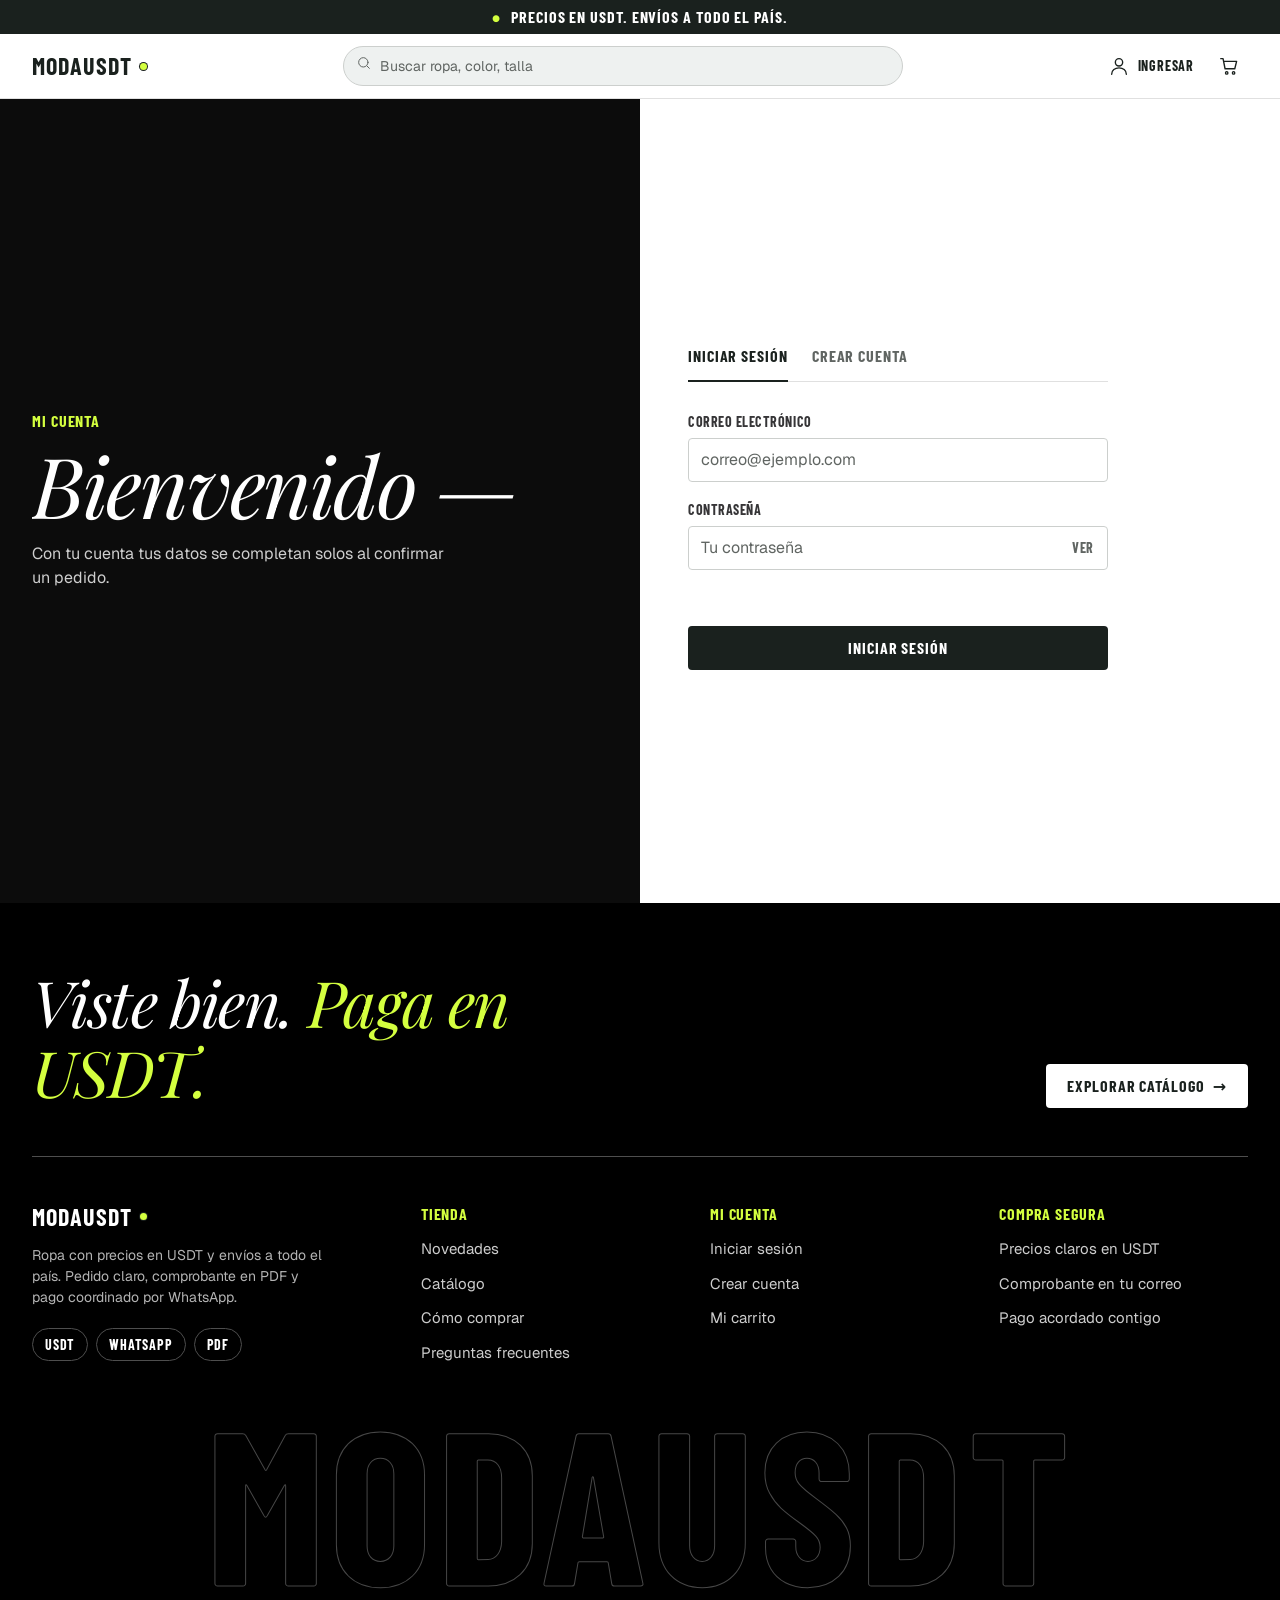
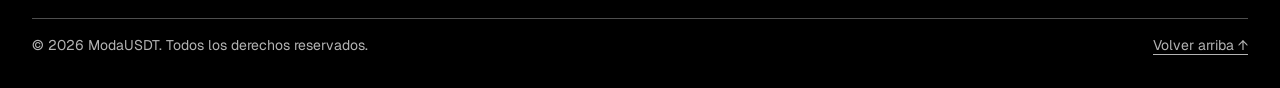
<file: public/acceso.html>
<!DOCTYPE html>
<html lang="es">
<head>
    <meta charset="UTF-8">
    <meta name="viewport" content="width=device-width, initial-scale=1.0">
    <title>Acceso — ModaUSDT</title>
    <link rel="icon" href="data:image/svg+xml,%3Csvg xmlns='http://www.w3.org/2000/svg' viewBox='0 0 32 32'%3E%3Crect width='32' height='32' rx='4' fill='%231a211e'/%3E%3Ctext x='16' y='23' text-anchor='middle' font-family='Arial' font-weight='700' font-size='20' fill='white'%3EM%3C/text%3E%3C/svg%3E">
    <link rel="preconnect" href="https://fonts.googleapis.com">
    <link rel="preconnect" href="https://fonts.gstatic.com" crossorigin>
    <link href="https://fonts.googleapis.com/css2?family=Barlow+Condensed:wght@700&family=Geist:wght@400;600;700&family=Geist+Mono:wght@400&family=Playfair+Display:ital,wght@1,400&display=swap" rel="stylesheet">
    <link rel="stylesheet" href="css/styles.css">
</head>
<body data-page="acceso">

    <div id="site-header"></div>

    <main class="auth">
        <section class="auth-panel dark" aria-labelledby="auth-title">
            <p class="label label-lg">Mi cuenta</p>
            <h1 class="display" id="auth-title">Bienvenido —</h1>
            <p class="lead">Con tu cuenta tus datos se completan solos al confirmar un pedido.</p>
        </section>

        <section class="auth-main">
            <div class="auth-box">

                <!-- Visitante: login / registro -->
                <div id="auth-guest">
                    <div class="tabs" role="tablist" aria-label="Acceso">
                        <button class="tab" type="button" role="tab" id="tab-login" aria-selected="true" aria-controls="form-login">Iniciar sesión</button>
                        <button class="tab" type="button" role="tab" id="tab-registro" aria-selected="false" aria-controls="form-registro">Crear cuenta</button>
                    </div>

                    <form id="form-login" role="tabpanel" aria-labelledby="tab-login" novalidate>
                        <div class="field">
                            <label class="label" for="login-correo">Correo electrónico</label>
                            <input class="input" type="email" id="login-correo" autocomplete="email" required placeholder="correo@ejemplo.com">
                        </div>
                        <div class="field">
                            <label class="label" for="login-clave">Contraseña</label>
                            <input class="input" type="password" id="login-clave" autocomplete="current-password" required placeholder="Tu contraseña">
                        </div>
                        <p class="form-msg" id="login-msg" role="alert"></p>
                        <button class="btn btn-solid btn-block" type="submit" id="btn-login">Iniciar sesión</button>
                    </form>

                    <form id="form-registro" role="tabpanel" aria-labelledby="tab-registro" hidden novalidate>
                        <div class="field">
                            <label class="label" for="reg-nombre">Nombre completo</label>
                            <input class="input" type="text" id="reg-nombre" autocomplete="name" required placeholder="Ej. Juan Pérez">
                        </div>
                        <div class="field">
                            <label class="label" for="reg-correo">Correo electrónico</label>
                            <input class="input" type="email" id="reg-correo" autocomplete="email" required placeholder="correo@ejemplo.com">
                        </div>
                        <div class="field">
                            <label class="label" for="reg-clave">Contraseña</label>
                            <input class="input" type="password" id="reg-clave" autocomplete="new-password" required minlength="6" placeholder="Mínimo 6 caracteres">
                        </div>
                        <p class="form-msg" id="reg-msg" role="alert"></p>
                        <button class="btn btn-solid btn-block" type="submit" id="btn-registro">Crear cuenta</button>
                    </form>
                </div>

                <!-- Usuario con sesión iniciada -->
                <div id="auth-user" hidden>
                    <div class="account-card">
                        <p class="label muted">Sesión iniciada</p>
                        <h2 class="h-md" id="user-name"></h2>
                        <p class="muted" id="user-email"></p>
                        <div class="account-actions">
                            <a class="btn btn-solid" id="user-admin" href="admin.html" hidden>Ir al panel de administración</a>
                            <a class="btn btn-outline" href="index.html#catalogo">Seguir comprando</a>
                            <button class="btn btn-ghost" type="button" id="btn-logout">Cerrar sesión</button>
                        </div>
                    </div>
                </div>

            </div>
        </section>
    </main>

    <div id="site-footer"></div>

    <script src="js/script.js"></script>
</body>
</html>
</file>
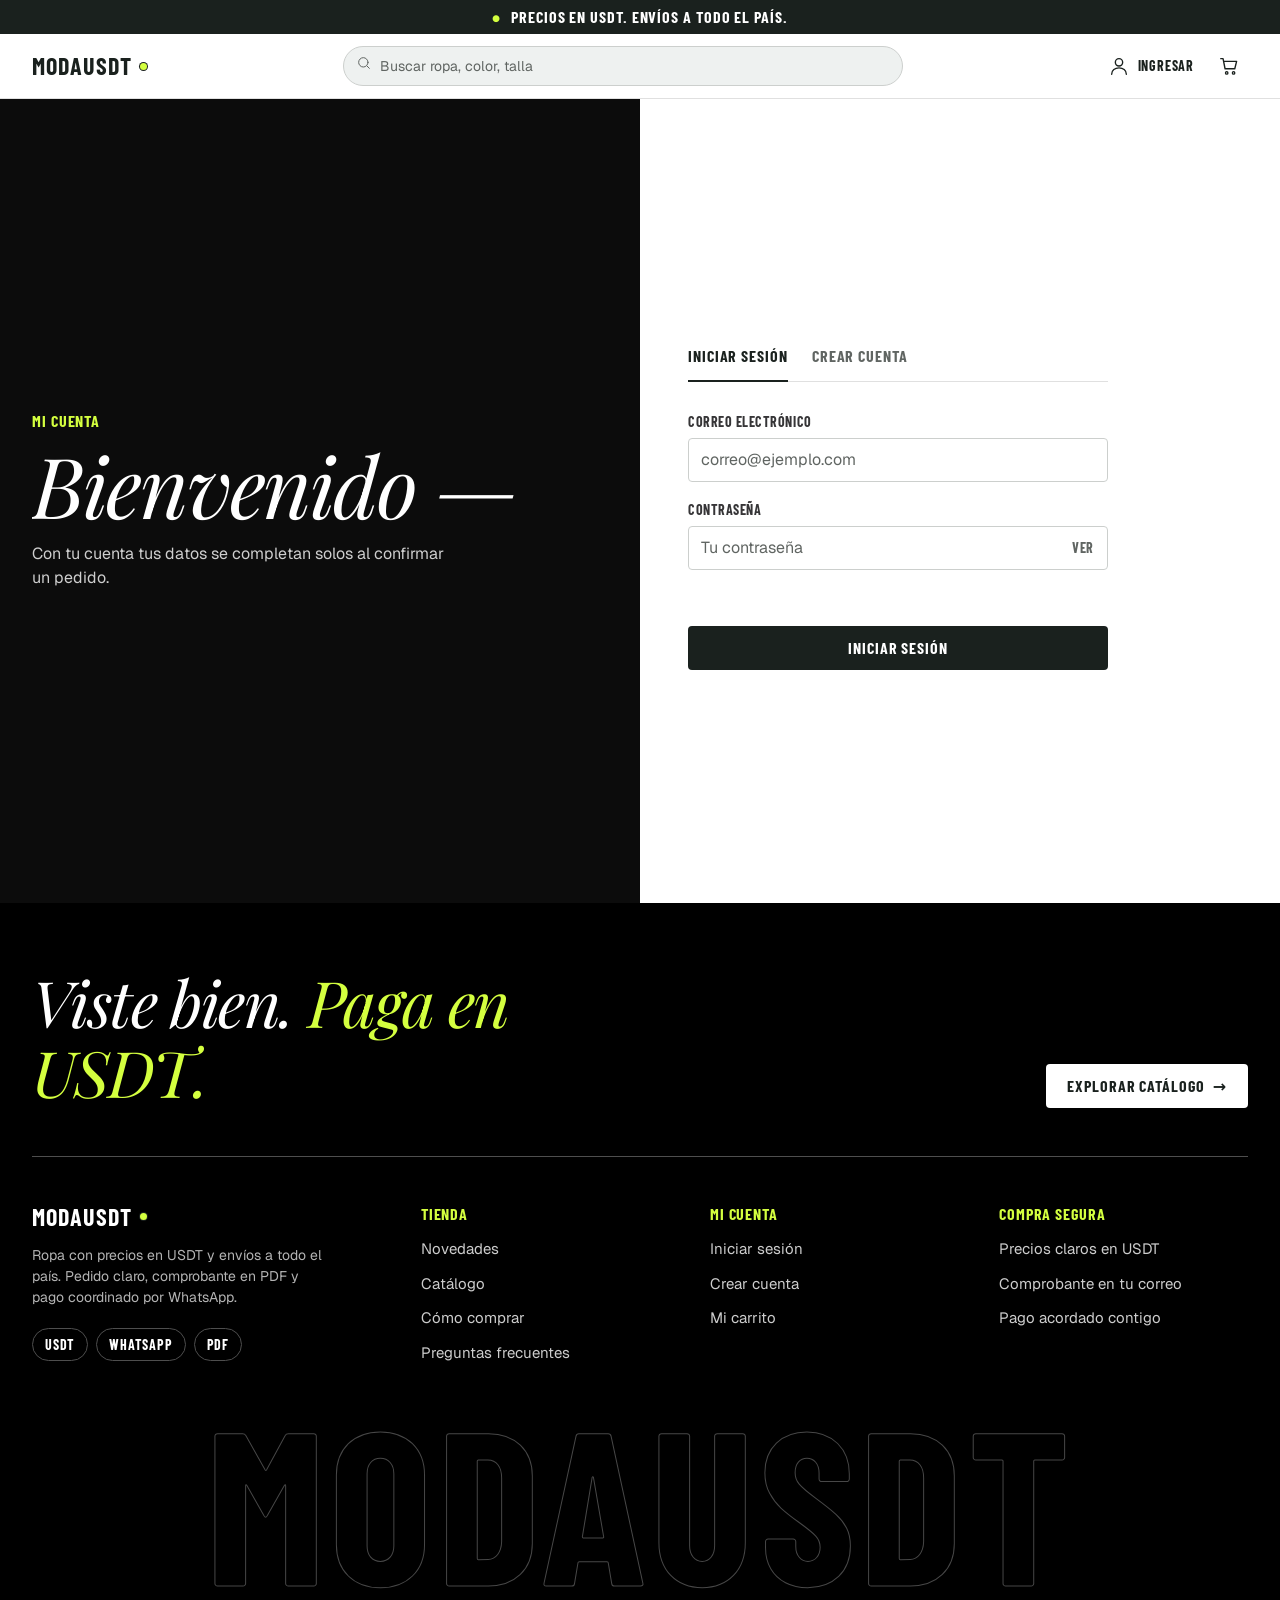
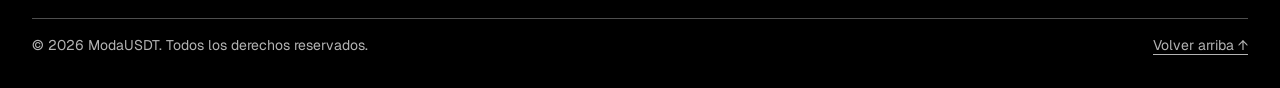
<file: public/admin.html>
<!DOCTYPE html>
<html lang="es">
<head>
    <meta charset="UTF-8">
    <meta name="viewport" content="width=device-width, initial-scale=1.0">
    <meta name="robots" content="noindex">
    <title>Administración — ModaUSDT</title>
    <link rel="icon" href="data:image/svg+xml,%3Csvg xmlns='http://www.w3.org/2000/svg' viewBox='0 0 32 32'%3E%3Crect width='32' height='32' rx='4' fill='%231a211e'/%3E%3Ctext x='16' y='23' text-anchor='middle' font-family='Arial' font-weight='700' font-size='20' fill='white'%3EM%3C/text%3E%3C/svg%3E">
    <link rel="preconnect" href="https://fonts.googleapis.com">
    <link rel="preconnect" href="https://fonts.gstatic.com" crossorigin>
    <link href="https://fonts.googleapis.com/css2?family=Barlow+Condensed:wght@700&family=Geist:wght@400;600;700&family=Geist+Mono:wght@400&family=Playfair+Display:ital,wght@1,400&display=swap" rel="stylesheet">
    <link rel="stylesheet" href="css/styles.css">
</head>
<body data-page="admin">

    <div id="site-header"></div>

    <main>
        <div class="container page">
            <div class="section-head">
                <h1 class="h-lg">Inventario —</h1>
                <button class="btn btn-solid" type="button" id="btn-nuevo">Crear producto</button>
            </div>

            <div class="admin-bar">
                <div class="search">
                    <span class="search-icon" id="admin-search-icon"></span>
                    <label class="sr-only" for="admin-busqueda">Buscar en el inventario</label>
                    <input type="text" id="admin-busqueda" autocomplete="off" placeholder="Buscar por nombre, color o talla">
                </div>
                <div style="display:flex;align-items:center;gap:16px">
                    <p class="mono muted" id="admin-count" aria-live="polite"></p>
                    <label class="sr-only" for="admin-categoria">Filtrar por categoría</label>
                    <select class="select select-sm" id="admin-categoria">
                        <option value="">Todas las categorías</option>
                    </select>
                </div>
            </div>

            <div class="table-wrap">
                <table class="data-table">
                    <thead>
                        <tr>
                            <th scope="col">Imagen</th>
                            <th scope="col">Producto</th>
                            <th scope="col">Categoría</th>
                            <th scope="col">Precio (USDT)</th>
                            <th scope="col">Color / Talla</th>
                            <th scope="col">Estado</th>
                            <th scope="col">Acciones</th>
                        </tr>
                    </thead>
                    <tbody id="tabla-body">
                        <tr><td colspan="7" class="table-empty">Cargando inventario...</td></tr>
                    </tbody>
                </table>
            </div>
        </div>
    </main>

    <!-- Crear / editar producto -->
    <div class="modal" id="modal-producto" role="dialog" aria-modal="true" aria-labelledby="modal-prod-title">
        <div class="modal-content wide">
            <button class="modal-close" type="button" data-close-modal aria-label="Cerrar"><span id="admin-close-icon"></span></button>
            <h2 class="h-md" id="modal-prod-title">Crear producto</h2>
            <p class="muted small">Los campos marcados con * son obligatorios.</p>

            <form id="form-producto" novalidate>
                <input type="hidden" id="prod-id">

                <div class="field">
                    <label class="label" for="prod-nombre">Nombre *</label>
                    <input class="input" type="text" id="prod-nombre" required placeholder="Ej. Franela oversize de algodón">
                </div>

                <div class="field-row">
                    <div class="field">
                        <label class="label" for="prod-precio">Precio (USDT) *</label>
                        <input class="input" type="number" id="prod-precio" step="0.01" min="0.01" required placeholder="15.00">
                    </div>
                    <div class="field">
                        <label class="label" for="prod-categoria">Categoría *</label>
                        <select class="select" id="prod-categoria" required></select>
                    </div>
                </div>

                <div class="field-row">
                    <div class="field">
                        <label class="label" for="prod-color">Color *</label>
                        <input class="input" type="text" id="prod-color" required placeholder="Ej. Negro">
                    </div>
                    <div class="field">
                        <label class="label" for="prod-talla">Talla *</label>
                        <input class="input" type="text" id="prod-talla" required placeholder="Ej. M">
                    </div>
                </div>

                <div class="field">
                    <label class="label" for="prod-imagen">URL de la imagen</label>
                    <input class="input" type="url" id="prod-imagen" placeholder="https://ejemplo.com/imagen.jpg">
                </div>

                <div class="field">
                    <label class="label" for="prod-descripcion">Descripción</label>
                    <textarea class="textarea" id="prod-descripcion" rows="3" placeholder="Detalles de la prenda"></textarea>
                </div>

                <div class="field">
                    <label class="label" for="prod-estado">Estado</label>
                    <select class="select" id="prod-estado">
                        <option value="1">Disponible</option>
                        <option value="0">Agotado (oculto en la tienda)</option>
                    </select>
                </div>

                <p class="form-msg" id="prod-msg" role="alert"></p>
                <button class="btn btn-solid btn-block" type="submit" id="btn-guardar">Guardar producto</button>
            </form>
        </div>
    </div>

    <div id="site-footer"></div>


    <script src="js/script.js"></script>
</body>
</html>
</file>
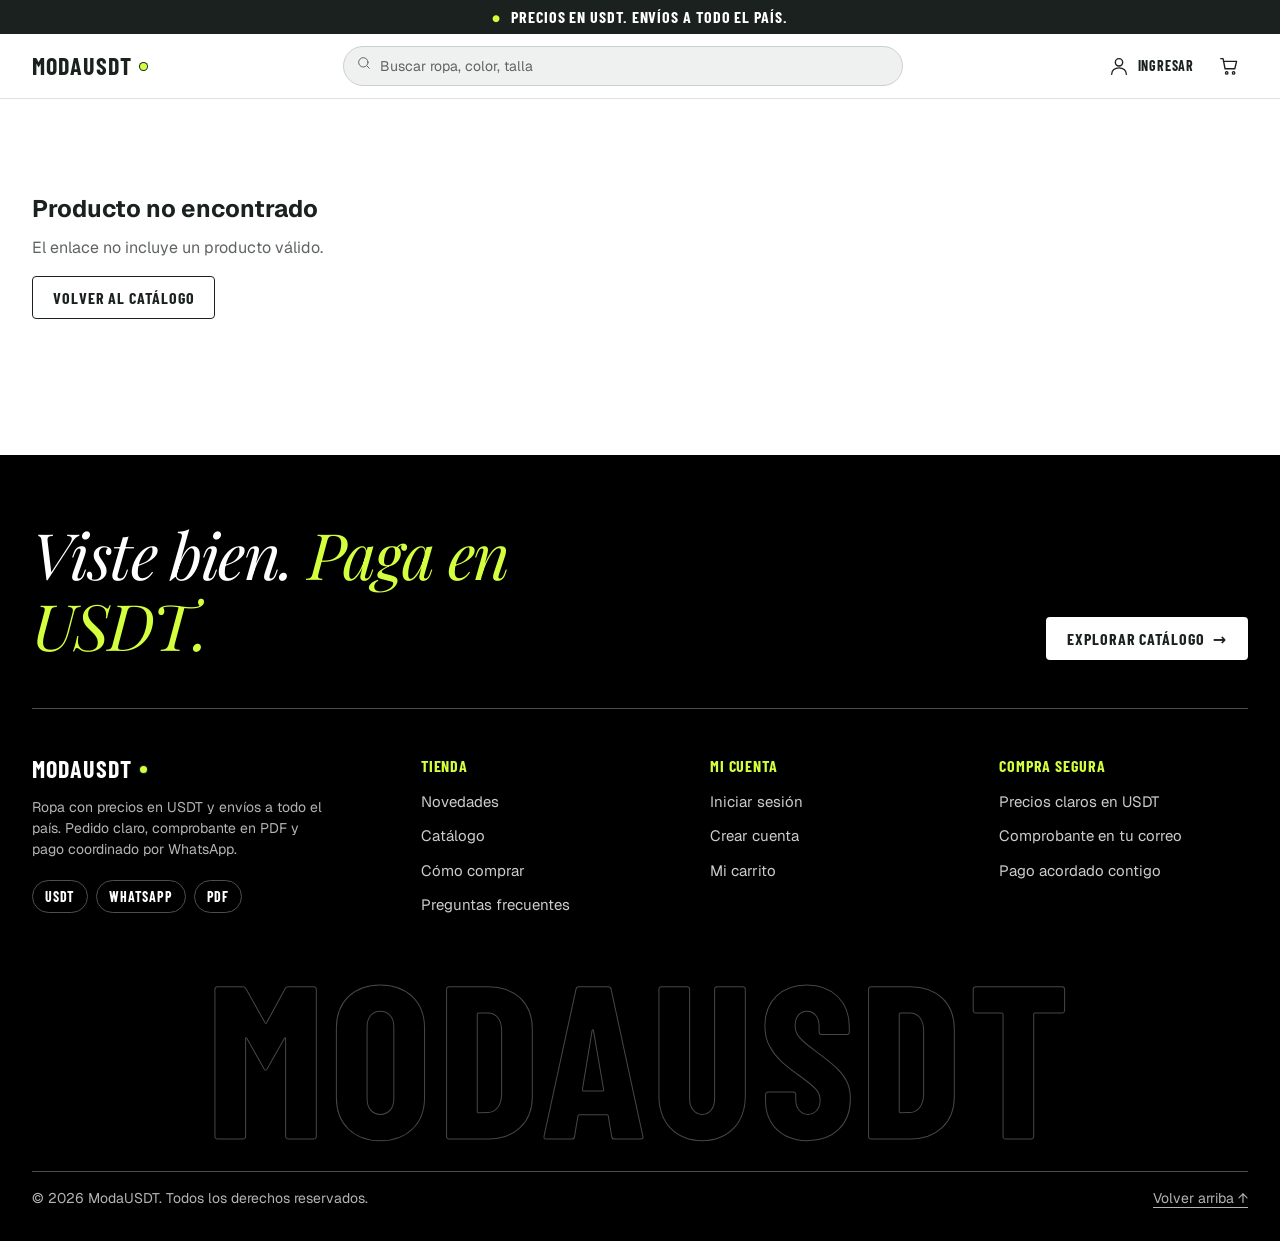
<file: public/producto.html>
<!DOCTYPE html>
<html lang="es">
<head>
    <meta charset="UTF-8">
    <meta name="viewport" content="width=device-width, initial-scale=1.0">
    <title>Producto — ModaUSDT</title>
    <link rel="icon" href="data:image/svg+xml,%3Csvg xmlns='http://www.w3.org/2000/svg' viewBox='0 0 32 32'%3E%3Crect width='32' height='32' rx='4' fill='%231a211e'/%3E%3Ctext x='16' y='23' text-anchor='middle' font-family='Arial' font-weight='700' font-size='20' fill='white'%3EM%3C/text%3E%3C/svg%3E">
    <link rel="preconnect" href="https://fonts.googleapis.com">
    <link rel="preconnect" href="https://fonts.gstatic.com" crossorigin>
    <link href="https://fonts.googleapis.com/css2?family=Barlow+Condensed:wght@700&family=Geist:wght@400;600;700&family=Geist+Mono:wght@400&family=Playfair+Display:ital,wght@1,400&display=swap" rel="stylesheet">
    <link rel="stylesheet" href="css/styles.css">
</head>
<body data-page="producto">

    <div id="site-header"></div>

    <main>
        <div class="container page" id="product-root" aria-live="polite">
            <!-- La ficha se renderiza desde js/producto.js -->
        </div>

        <section class="section" id="related-section" hidden aria-labelledby="related-title">
            <div class="container">
                <div class="section-head">
                    <h2 class="h-lg" id="related-title">También te puede gustar —</h2>
                </div>
                <div class="grid" id="related-grid"></div>
            </div>
        </section>
    </main>

    <div id="site-footer"></div>


    <script src="js/script.js"></script>
</body>
</html>
</file>
<file: public/css/styles.css>
/* ==========================================================================
   ModaUSDT — Hoja de estilos única (v2: más vida, más movimiento)
   Base: monocromo editorial (carbón + blanco) con un acento "volt" y
   animaciones suaves: reveal al hacer scroll, marquesina, hero con
   carrusel, cajón de carrito, confeti, vuelo al carrito y más.

   ÍNDICE
   01. Tokens
   02. Reset y base
   03. Tipografía
   04. Layout y secciones
   05. Botones
   06. Formularios
   07. Cabecera, anuncio y progreso de scroll
   08. Chips de categoría
   09. Hero
   10. Marquesina
   11. Tarjetas de producto y carrusel
   12. Beneficios y estadísticas
   13. Cómo comprar, FAQ y banner final
   14. Ficha de producto
   15. Carrito / factura
   16. Cajón de carrito
   17. Acceso
   18. Modal, toast, confeti, vuelo
   19. Administración
   20. Pie de página
   21. Reveal y animaciones globales
   22. Responsive
   ========================================================================== */

/* 01. TOKENS ============================================================== */
:root {
    --color-carbon-ink: #1a211e;
    --color-paper-white: #ffffff;
    --color-true-black: #000000;
    --color-obsidian: #0c0c0c;
    --color-fog: #eef1f0;
    --color-mist: #e0e0e0;
    --color-graphite: #606562;
    --color-ash-border: #cccfcd;
    --color-slate: #363537;
    --color-pewter: #4e4e4e;
    --color-ember-red: #cc2e39;
    --color-accent: #d4ff3f;
    --color-accent-ink: #1a211e;

    --font-geist: 'Geist', ui-sans-serif, system-ui, -apple-system, BlinkMacSystemFont, 'Segoe UI', Roboto, sans-serif;
    --font-serif: 'Playfair Display', ui-serif, Georgia, Cambria, 'Times New Roman', Times, serif;
    --font-label: 'Barlow Condensed', 'Arial Narrow', ui-sans-serif, system-ui, -apple-system, 'Segoe UI', Roboto, sans-serif;
    --font-mono: 'Geist Mono', ui-monospace, SFMono-Regular, Menlo, Monaco, Consolas, monospace;

    --space-4: 4px;
    --space-8: 8px;
    --space-12: 12px;
    --space-16: 16px;
    --space-20: 20px;
    --space-24: 24px;
    --space-32: 32px;
    --space-40: 40px;
    --space-48: 48px;
    --space-64: 64px;
    --section-gap: 88px;

    --page-max: 1440px;
    --gutter: 32px;
    --header-h: 64px;

    --radius-sm: 4px;
    --radius-lg: 8px;
    --radius-xl: 16px;
    --radius-pill: 9999px;

    --ease: cubic-bezier(0.2, 0.7, 0.2, 1);
    --ease-spring: cubic-bezier(0.34, 1.56, 0.64, 1);
}

/* 02. RESET Y BASE ======================================================== */
*, *::before, *::after { box-sizing: border-box; }
* { margin: 0; padding: 0; }

html { scroll-behavior: smooth; -webkit-text-size-adjust: 100%; scroll-padding-top: 96px; }

body {
    min-height: 100vh;
    display: flex;
    flex-direction: column;
    background: var(--color-paper-white);
    color: var(--color-carbon-ink);
    font-family: var(--font-geist);
    font-size: 16px;
    line-height: 1.5;
    -webkit-font-smoothing: antialiased;
}

main { flex: 1; animation: page-in 0.6s var(--ease) both; }
@keyframes page-in { from { opacity: 0; transform: translateY(10px); } }

img { display: block; max-width: 100%; }
a { color: inherit; text-decoration: none; }
button, input, select, textarea { font: inherit; color: inherit; }
button { cursor: pointer; background: none; border: 0; }
ul, ol { list-style: none; }
table { border-collapse: collapse; width: 100%; }

[hidden] { display: none !important; }

::selection { background: var(--color-accent); color: var(--color-accent-ink); }

:focus-visible { outline: 2px solid var(--color-carbon-ink); outline-offset: 2px; }
.dark :focus-visible { outline-color: var(--color-paper-white); }

.sr-only {
    position: absolute; width: 1px; height: 1px; padding: 0; margin: -1px;
    overflow: hidden; clip: rect(0, 0, 0, 0); white-space: nowrap; border: 0;
}

/* 03. TIPOGRAFÍA ========================================================== */
.label {
    font-family: var(--font-label);
    font-weight: 700;
    font-size: 14px;
    line-height: 1.1;
    letter-spacing: 0.038em;
    text-transform: uppercase;
}
.label-lg { font-size: 16px; letter-spacing: 0.057em; }

.display, .h-lg {
    font-family: var(--font-serif);
    font-style: italic;
    font-weight: 400;
    line-height: 1.1;
}
.display { font-size: clamp(48px, 7vw, 84px); letter-spacing: -0.025em; }
.h-lg { font-size: clamp(40px, 4.4vw, 52px); letter-spacing: -0.025em; }

.h-md { font-family: var(--font-geist); font-size: 24px; font-weight: 700; line-height: 1.2; }
.mono { font-family: var(--font-mono); font-size: 14px; line-height: 1.2; }
.muted { color: var(--color-graphite); }
.small { font-size: 14px; }

/* 04. LAYOUT Y SECCIONES ================================================== */
.container { width: 100%; max-width: var(--page-max); margin: 0 auto; padding: 0 var(--gutter); }

.section { padding: var(--section-gap) 0; position: relative; }
.section + .section { border-top: 1px solid var(--color-mist); }
.section.dark { background: var(--color-obsidian); color: var(--color-paper-white); border-top: 0; }
.section.dark + .section { border-top: 0; }

.section-head {
    display: flex; align-items: flex-end; justify-content: space-between;
    gap: var(--space-24); flex-wrap: wrap; margin-bottom: var(--space-32);
}
.section-head .eyebrow { display: block; margin-bottom: var(--space-8); color: var(--color-graphite); }
.dark .section-head .eyebrow { color: var(--color-accent); }
.section-tools { display: flex; align-items: center; gap: var(--space-16); }

.page { padding-top: var(--space-48); padding-bottom: var(--section-gap); }
.page-head { margin-bottom: var(--space-32); }
.page-head .muted { margin-top: var(--space-12); }

.notice {
    display: flex; align-items: center; justify-content: space-between; gap: var(--space-16);
    flex-wrap: wrap; padding: var(--space-16) var(--space-20);
    background: var(--color-fog); border: 1px solid var(--color-ash-border);
    border-left: 4px solid var(--color-accent);
    border-radius: var(--radius-sm); margin-bottom: var(--space-32); font-size: 14px;
}

.empty { padding: var(--space-64) var(--space-24); text-align: left; max-width: 520px; }
.empty h2 { margin-bottom: var(--space-12); }
.empty p { color: var(--color-graphite); margin-bottom: var(--space-24); }
.empty-art { width: 72px; height: 72px; margin-bottom: var(--space-24); color: var(--color-carbon-ink); animation: float 3.2s ease-in-out infinite; }

.status-box { padding: var(--space-48) 0; max-width: 520px; }
.status-box p { margin-bottom: var(--space-16); }
.status-box .error-text { color: var(--color-ember-red); }

/* 05. BOTONES ============================================================= */
.btn {
    position: relative; overflow: hidden; isolation: isolate;
    display: inline-flex; align-items: center; justify-content: center; gap: var(--space-8);
    padding: 12px 20px;
    border: 1px solid transparent; border-radius: var(--radius-sm);
    font-family: var(--font-label); font-weight: 700; font-size: 16px; line-height: 1.1;
    letter-spacing: 0.057em; text-transform: uppercase; text-align: center;
    transition: transform 0.2s var(--ease), background 0.25s ease, color 0.25s ease, border-color 0.25s ease, opacity 0.15s ease;
}
.btn:active { transform: scale(0.97); }
.btn:disabled { opacity: 0.4; cursor: not-allowed; transform: none; }
.btn .arrow { display: inline-block; transition: transform 0.25s var(--ease); }
.btn:hover .arrow { transform: translateX(4px); }

/* barrido de color al pasar el cursor */
.btn-solid::before, .btn-light::before, .btn-outline::before, .btn-outline-light::before {
    content: ''; position: absolute; inset: 0; z-index: -1;
    transform: translateY(101%); transition: transform 0.35s var(--ease);
}
.btn-solid:not(:disabled):hover::before, .btn-light:not(:disabled):hover::before,
.btn-outline:not(:disabled):hover::before, .btn-outline-light:not(:disabled):hover::before { transform: translateY(0); }

.btn-solid { background: var(--color-carbon-ink); color: var(--color-paper-white); }
.btn-solid::before { background: var(--color-accent); }
.btn-solid:not(:disabled):hover { color: var(--color-accent-ink); }

.btn-light { background: var(--color-paper-white); color: var(--color-carbon-ink); }
.btn-light::before { background: var(--color-accent); }

.btn-outline { border-color: var(--color-carbon-ink); color: var(--color-carbon-ink); }
.btn-outline::before { background: var(--color-carbon-ink); }
.btn-outline:not(:disabled):hover { color: var(--color-paper-white); }

.btn-outline-light { border-color: var(--color-paper-white); color: var(--color-paper-white); }
.btn-outline-light::before { background: var(--color-paper-white); }
.btn-outline-light:not(:disabled):hover { color: var(--color-carbon-ink); }

.btn-ghost {
    padding: 8px 0; color: var(--color-carbon-ink); font-size: 14px; letter-spacing: 0.038em;
}
.btn-ghost:hover { text-decoration: underline; text-underline-offset: 4px; }
.btn-sm { padding: 8px 14px; font-size: 14px; letter-spacing: 0.038em; }
.btn-block { width: 100%; }

/* 06. FORMULARIOS ========================================================= */
.field { display: flex; flex-direction: column; gap: var(--space-8); margin-bottom: var(--space-20); }
.field > label { color: var(--color-slate); }
.field-row { display: grid; grid-template-columns: 1fr 1fr; gap: var(--space-16); }

.input, .select, .textarea {
    width: 100%; min-height: 44px; padding: 10px 12px;
    background: var(--color-paper-white);
    border: 1px solid var(--color-ash-border); border-radius: var(--radius-sm);
    font-size: 16px; line-height: 1.4;
    transition: border-color 0.2s ease, box-shadow 0.2s ease;
}
.textarea { resize: vertical; min-height: 96px; }
.input::placeholder, .textarea::placeholder { color: var(--color-graphite); }
.input:focus, .select:focus, .textarea:focus {
    outline: 0; border-color: var(--color-carbon-ink);
    box-shadow: 0 0 0 3px rgba(212, 255, 63, 0.55);
}
.select { appearance: none; padding-right: 36px; cursor: pointer;
    background-image: url("data:image/svg+xml,%3Csvg xmlns='http://www.w3.org/2000/svg' width='12' height='8' viewBox='0 0 12 8' fill='none' stroke='%231a211e' stroke-width='1.5'%3E%3Cpath d='M1 1.5l5 5 5-5'/%3E%3C/svg%3E");
    background-repeat: no-repeat; background-position: right 12px center; }
.select-sm { min-height: 40px; padding-top: 8px; padding-bottom: 8px; font-size: 14px; width: auto; }

.input-wrap { position: relative; }
.input-wrap .input { padding-right: 52px; }
.pw-toggle {
    position: absolute; right: 4px; top: 50%; transform: translateY(-50%);
    height: 36px; padding: 0 10px; color: var(--color-graphite); border-radius: var(--radius-sm);
}
.pw-toggle:hover { color: var(--color-carbon-ink); background: var(--color-fog); }

.form-msg { min-height: 20px; margin: var(--space-4) 0 var(--space-16); font-size: 14px; }
.form-msg.error { color: var(--color-ember-red); animation: shake 0.35s ease; }
.form-msg.ok { color: var(--color-carbon-ink); }
@keyframes shake { 25% { transform: translateX(-5px); } 75% { transform: translateX(5px); } }

.qty {
    display: inline-flex; align-items: stretch; height: 44px;
    border: 1px solid var(--color-ash-border); border-radius: var(--radius-sm); overflow: hidden;
}
.qty button { width: 40px; display: grid; place-items: center; color: var(--color-carbon-ink); transition: background 0.2s ease; }
.qty button:hover { background: var(--color-accent); }
.qty button:active { transform: scale(0.9); }
.qty button:disabled { color: var(--color-ash-border); cursor: not-allowed; background: none; }
.qty input {
    width: 48px; border: 0; text-align: center; background: transparent;
    font-family: var(--font-mono); font-size: 14px; -moz-appearance: textfield;
}
.qty input::-webkit-outer-spin-button, .qty input::-webkit-inner-spin-button { -webkit-appearance: none; margin: 0; }
.qty input:focus { outline: 0; background: var(--color-fog); }
.qty-sm { height: 36px; }
.qty-sm button { width: 32px; }
.qty-sm input { width: 38px; }

/* 07. CABECERA, ANUNCIO Y PROGRESO ======================================== */
.scroll-progress {
    position: fixed; top: 0; left: 0; right: 0; height: 3px; z-index: 400;
    background: var(--color-accent); transform-origin: 0 50%; transform: scaleX(0);
    pointer-events: none;
}

.announcement {
    background: var(--color-carbon-ink); color: var(--color-paper-white);
    min-height: 34px; display: flex; align-items: center; justify-content: center;
    padding: 6px var(--space-16); text-align: center; overflow: hidden;
}
.announcement .label { letter-spacing: 0.057em; transition: opacity 0.25s ease, transform 0.25s var(--ease); }
.announcement .label.out { opacity: 0; transform: translateY(-8px); }
.announcement .label::before { content: '●'; color: var(--color-accent); margin-right: 10px; font-size: 9px; vertical-align: 2px; animation: blink 1.6s ease-in-out infinite; }
@keyframes blink { 50% { opacity: 0.25; } }

.site-header {
    position: sticky; top: 0; z-index: 100;
    background: rgba(255, 255, 255, 0.9);
    -webkit-backdrop-filter: saturate(160%) blur(12px); backdrop-filter: saturate(160%) blur(12px);
    border-bottom: 1px solid var(--color-mist);
    transition: box-shadow 0.3s ease;
}
.site-header.scrolled { box-shadow: 0 6px 24px rgba(12, 12, 12, 0.07); }
.header-row {
    display: grid; grid-template-columns: auto minmax(220px, 560px) auto;
    align-items: center; justify-content: space-between; gap: var(--space-24);
    min-height: var(--header-h); transition: min-height 0.3s var(--ease);
}
.site-header.scrolled .header-row { min-height: 54px; }
.header-row.admin { grid-template-columns: auto auto; }

.logo {
    font-family: var(--font-label); font-weight: 700; font-size: 24px; line-height: 1;
    letter-spacing: 0.04em; text-transform: uppercase; color: var(--color-carbon-ink);
    display: inline-flex; align-items: baseline; gap: var(--space-8);
}
.logo::after {
    content: ''; width: 7px; height: 7px; border-radius: 50%; background: var(--color-accent);
    box-shadow: 0 0 0 1px var(--color-carbon-ink); align-self: center; transition: transform 0.3s var(--ease-spring);
}
.logo:hover::after { transform: scale(1.8); }
.logo small { font-size: 14px; color: var(--color-graphite); letter-spacing: 0.038em; }

.search { position: relative; width: 100%; }
.search input {
    width: 100%; height: 40px; padding: 0 40px 0 36px;
    background: var(--color-fog); border: 1px solid var(--color-ash-border); border-radius: var(--radius-pill);
    font-size: 14px; transition: background 0.2s ease, border-color 0.2s ease, box-shadow 0.2s ease;
}
.search input::placeholder { color: var(--color-graphite); }
.search input:focus { outline: 0; border-color: var(--color-carbon-ink); background: var(--color-paper-white); box-shadow: 0 0 0 3px rgba(212, 255, 63, 0.55); }
.search .search-icon { position: absolute; left: 13px; top: 50%; transform: translateY(-50%); color: var(--color-graphite); pointer-events: none; }
.search .search-clear {
    position: absolute; right: 4px; top: 50%; transform: translateY(-50%);
    width: 32px; height: 32px; display: grid; place-items: center; color: var(--color-graphite);
}
.search .search-clear:hover { color: var(--color-carbon-ink); }

.header-actions { display: flex; align-items: center; gap: var(--space-8); }
.icon-btn {
    position: relative; display: inline-flex; align-items: center; gap: var(--space-8); padding: 8px;
    color: var(--color-carbon-ink); border-radius: var(--radius-sm); transition: background 0.2s ease, transform 0.2s var(--ease);
}
.icon-btn:hover { background: var(--color-fog); }
.icon-btn:active { transform: scale(0.94); }
.icon-btn .label { letter-spacing: 0.057em; font-size: 14px; }

.cart-count {
    min-width: 20px; height: 20px; padding: 0 6px; display: inline-grid; place-items: center;
    background: var(--color-carbon-ink); color: var(--color-accent);
    border-radius: var(--radius-pill); font-family: var(--font-mono); font-size: 12px;
}
.cart-count.bump { animation: bump 0.45s var(--ease-spring); }
@keyframes bump { 40% { transform: scale(1.5); background: var(--color-accent); color: var(--color-accent-ink); } }

.to-top {
    position: fixed; right: 20px; bottom: 20px; z-index: 150; width: 46px; height: 46px;
    display: grid; place-items: center; border-radius: 50%;
    background: var(--color-carbon-ink); color: var(--color-paper-white);
    opacity: 0; transform: translateY(16px) scale(0.8); pointer-events: none;
    transition: opacity 0.3s ease, transform 0.35s var(--ease-spring), background 0.2s ease, color 0.2s ease;
}
.show-top .to-top { opacity: 1; transform: none; pointer-events: auto; }
.to-top:hover { background: var(--color-accent); color: var(--color-accent-ink); }

/* 08. CHIPS DE CATEGORÍA ================================================== */
.chips {
    display: flex; gap: var(--space-8); overflow-x: auto; padding: 2px 2px var(--space-4);
    margin-bottom: var(--space-32); scrollbar-width: none;
}
.chips::-webkit-scrollbar { display: none; }
.chip {
    flex: none; height: 40px; padding: 0 20px;
    border: 1px solid var(--color-ash-border); border-radius: var(--radius-pill);
    color: var(--color-slate);
    font-family: var(--font-label); font-weight: 700; font-size: 16px;
    letter-spacing: 0.057em; text-transform: uppercase; white-space: nowrap;
    transition: background 0.25s ease, color 0.25s ease, border-color 0.25s ease, transform 0.25s var(--ease-spring);
}
.chip:hover { border-color: var(--color-carbon-ink); transform: translateY(-2px); }
.chip[aria-pressed="true"] { background: var(--color-carbon-ink); border-color: var(--color-carbon-ink); color: var(--color-accent); }

/* 09. HERO ================================================================ */
.hero { position: relative; display: grid; grid-template-columns: 1fr 1fr; min-height: 600px; background: var(--color-obsidian); overflow: hidden; }
.hero-blobs { position: absolute; inset: 0; pointer-events: none; overflow: hidden; }
.hero-blobs span {
    position: absolute; border-radius: 50%; filter: blur(70px); opacity: 0.5;
    animation: drift 14s ease-in-out infinite alternate;
}
.hero-blobs span:nth-child(1) { width: 380px; height: 380px; left: -80px; top: -60px; background: rgba(212, 255, 63, 0.35); }
.hero-blobs span:nth-child(2) { width: 300px; height: 300px; left: 30%; bottom: -120px; background: rgba(120, 140, 130, 0.35); animation-duration: 18s; animation-delay: -4s; }
.hero-blobs span:nth-child(3) { width: 220px; height: 220px; left: 38%; top: 12%; background: rgba(212, 255, 63, 0.18); animation-duration: 11s; animation-delay: -7s; }
@keyframes drift { to { transform: translate(60px, 40px) scale(1.2); } }

.hero-copy {
    position: relative; z-index: 1;
    display: flex; flex-direction: column; justify-content: center; align-items: flex-start;
    padding: var(--space-64) max(var(--gutter), calc((100vw - var(--page-max)) / 2 + var(--gutter)));
    padding-right: var(--space-64); color: var(--color-paper-white);
}
.hero-copy .label { margin-bottom: var(--space-8); color: var(--color-accent); }
.hero-copy .display { max-width: 600px; }
.hero-copy p.lead { margin-top: var(--space-16); max-width: 440px; color: rgba(255, 255, 255, 0.8); }
.hero-actions { display: flex; flex-wrap: wrap; gap: var(--space-12); margin-top: var(--space-32); }

.display .w { display: inline-block; overflow: hidden; vertical-align: top; padding-bottom: 0.08em; margin-bottom: -0.08em; }
.display .wi { display: inline-block; transform: translateY(110%); animation: word-up 0.8s var(--ease) forwards; animation-delay: calc(var(--i) * 90ms + 150ms); }
@keyframes word-up { to { transform: none; } }

.hero-copy .label, .hero-copy .lead, .hero-actions { opacity: 0; animation: fade-up 0.8s var(--ease) forwards; }
.hero-copy .label { animation-delay: 0.05s; }
.hero-copy .lead { animation-delay: 0.65s; }
.hero-actions { animation-delay: 0.8s; }
@keyframes fade-up { from { opacity: 0; transform: translateY(18px); } to { opacity: 1; transform: none; } }

.hero-media { position: relative; background: var(--color-fog); overflow: hidden; min-height: 320px; }
.hero-slide { position: absolute; inset: 0; opacity: 0; transition: opacity 1s ease; display: block; }
.hero-slide.active { opacity: 1; }
.hero-slide img {
    width: 100%; height: 100%; object-fit: cover;
    transform: translateY(var(--py, 0px)) scale(1.1); transition: transform 6s linear;
}
.hero-slide.active img { transform: translateY(var(--py, 0px)) scale(1.02); }
.hero-tag {
    position: absolute; left: var(--space-24); bottom: var(--space-24); z-index: 2;
    display: grid; gap: 2px; padding: 12px 18px; min-width: 190px;
    background: var(--color-paper-white); color: var(--color-carbon-ink); border-radius: var(--radius-lg);
    animation: float 4s ease-in-out infinite;
}
.hero-tag .label { color: var(--color-graphite); }
.hero-tag strong { font-family: var(--font-label); font-size: 24px; letter-spacing: 0.02em; }
.hero-dots { position: absolute; right: var(--space-24); bottom: var(--space-24); z-index: 2; display: flex; gap: 6px; }
.hero-dots button { width: 22px; height: 4px; border-radius: 4px; background: rgba(255, 255, 255, 0.55); transition: background 0.3s ease, width 0.3s var(--ease); }
.hero-dots button.active { width: 40px; background: var(--color-accent); }
@keyframes float { 50% { transform: translateY(-8px); } }

/* 10. MARQUESINA ========================================================== */
.marquee { background: var(--color-accent); color: var(--color-accent-ink); overflow: hidden; border-block: 1px solid var(--color-carbon-ink); }
.marquee-track { display: flex; width: max-content; animation: marquee 32s linear infinite; }
.marquee:hover .marquee-track { animation-play-state: paused; }
.marquee-item {
    display: inline-flex; align-items: center; gap: 28px; padding: 14px 0 14px 28px; white-space: nowrap;
    font-family: var(--font-label); font-weight: 700; font-size: 22px; letter-spacing: 0.057em; text-transform: uppercase;
}
.marquee-item svg { flex: none; animation: spin 8s linear infinite; }
@keyframes marquee { to { transform: translateX(-50%); } }
@keyframes spin { to { transform: rotate(360deg); } }

/* 11. TARJETAS Y CARRUSEL ================================================= */
.grid { display: grid; grid-template-columns: repeat(4, 1fr); gap: var(--space-40) var(--space-24); }

.card { display: flex; flex-direction: column; }
.card-link { display: block; }
.card-media {
    position: relative; aspect-ratio: 1 / 1; overflow: hidden;
    background: var(--color-fog); border-radius: var(--radius-lg); margin-bottom: var(--space-12);
}
.card-media img { width: 100%; height: 100%; object-fit: cover; transition: transform 0.7s var(--ease); }
.card-media::after {
    content: 'Ver detalle'; position: absolute; left: 50%; bottom: 14px; transform: translate(-50%, 16px);
    padding: 7px 16px; border-radius: var(--radius-pill); background: var(--color-paper-white); color: var(--color-carbon-ink);
    font-family: var(--font-label); font-weight: 700; font-size: 14px; letter-spacing: 0.057em; text-transform: uppercase;
    opacity: 0; transition: opacity 0.3s ease, transform 0.4s var(--ease); white-space: nowrap; pointer-events: none;
}
.card:hover .card-media img { transform: scale(1.07); }
.card:hover .card-media::after { opacity: 1; transform: translate(-50%, 0); }
.card-title { font-size: 16px; font-weight: 400; line-height: 1.3; transition: color 0.2s ease; }
.card-meta { margin-top: var(--space-4); font-size: 14px; color: var(--color-graphite); }
.card-meta.mono { font-size: 13px; }
.card-price { margin-top: var(--space-8); font-size: 16px; font-weight: 600; }
.card-add {
    align-self: flex-start; margin-top: var(--space-8); padding: 6px 14px;
    border: 1px solid var(--color-ash-border); border-radius: var(--radius-pill);
    transition: background 0.25s ease, border-color 0.25s ease, transform 0.25s var(--ease);
}
.card-add:hover { background: var(--color-accent); border-color: var(--color-carbon-ink); text-decoration: none; transform: translateY(-2px); }

.badge {
    position: absolute; top: var(--space-8); left: var(--space-8); z-index: 1;
    padding: 2px 10px; background: var(--color-accent); color: var(--color-accent-ink);
    border-radius: var(--radius-pill);
    font-family: var(--font-label); font-weight: 700; font-size: 14px; letter-spacing: 0.038em; text-transform: uppercase;
    animation: pop-in 0.6s var(--ease-spring) both;
}
@keyframes pop-in { from { transform: scale(0); } }
.badge-inline { position: static; display: inline-block; animation: none; }
.badge-outline { background: transparent; color: var(--color-carbon-ink); border: 1px solid var(--color-ash-border); }

.skeleton .card-media, .skeleton .line {
    background: linear-gradient(100deg, var(--color-fog) 30%, #f8faf9 50%, var(--color-fog) 70%);
    background-size: 200% 100%; animation: shimmer 1.3s linear infinite;
}
.skeleton .line { height: 14px; border-radius: var(--radius-sm); margin-top: var(--space-8); }
.skeleton .line.w60 { width: 60%; }
.skeleton .line.w40 { width: 40%; }
@keyframes shimmer { to { background-position: -200% 0; } }

/* Carrusel de novedades */
.rail-nav { display: flex; gap: var(--space-8); }
.rail-btn {
    width: 44px; height: 44px; display: grid; place-items: center;
    border: 1px solid var(--color-carbon-ink); border-radius: 50%;
    transition: background 0.2s ease, transform 0.2s var(--ease), opacity 0.2s ease;
}
.rail-btn:hover:not(:disabled) { background: var(--color-accent); transform: scale(1.08); }
.rail-btn:disabled { opacity: 0.3; cursor: not-allowed; }
.rail {
    display: flex; gap: var(--space-24); overflow-x: auto; scroll-snap-type: x mandatory;
    scrollbar-width: none; padding-bottom: var(--space-8); cursor: grab;
}
.rail::-webkit-scrollbar { display: none; }
.rail.dragging { cursor: grabbing; scroll-snap-type: none; scroll-behavior: auto; }
.rail.dragging a { pointer-events: none; }
.rail .card { flex: 0 0 clamp(220px, 23vw, 300px); scroll-snap-align: start; }

/* 12. BENEFICIOS Y ESTADÍSTICAS =========================================== */
.benefits-grid { display: grid; grid-template-columns: repeat(4, 1fr); gap: var(--space-24); }
.benefit {
    padding: var(--space-24); border: 1px solid rgba(255, 255, 255, 0.14); border-radius: var(--radius-xl);
    background: rgba(255, 255, 255, 0.03);
    transition: transform 0.35s var(--ease), border-color 0.3s ease, background 0.3s ease;
}
.benefit:hover { transform: translateY(-6px); border-color: var(--color-accent); background: rgba(212, 255, 63, 0.06); }
.benefit-icon {
    width: 52px; height: 52px; display: grid; place-items: center; margin-bottom: var(--space-20);
    border-radius: 50%; background: var(--color-accent); color: var(--color-accent-ink);
    transition: transform 0.5s var(--ease-spring);
}
.benefit:hover .benefit-icon { transform: rotate(-12deg) scale(1.1); }
.benefit h3 { font-size: 20px; margin-bottom: var(--space-8); }
.benefit p { color: rgba(255, 255, 255, 0.7); font-size: 15px; }

.stats { display: grid; grid-template-columns: repeat(3, 1fr); gap: var(--space-24); margin-top: var(--space-48); padding-top: var(--space-32); border-top: 1px solid rgba(255, 255, 255, 0.16); }
.stat strong { display: block; font-family: var(--font-serif); font-style: italic; font-weight: 400; font-size: clamp(56px, 7vw, 96px); line-height: 1; color: var(--color-accent); }
.stat span { display: block; margin-top: var(--space-8); color: rgba(255, 255, 255, 0.7); }

/* 13. CÓMO COMPRAR, FAQ Y BANNER ========================================== */
.steps { display: grid; grid-template-columns: repeat(3, 1fr); gap: var(--space-32); margin-top: var(--space-32); }
.step { position: relative; padding-top: var(--space-16); border-top: 1px solid var(--color-carbon-ink); transition: transform 0.35s var(--ease); }
.step::before { content: ''; position: absolute; left: 0; top: -1px; height: 3px; width: 0; background: var(--color-accent); transition: width 0.5s var(--ease); }
.step:hover { transform: translateY(-4px); }
.step:hover::before { width: 100%; }
.step .mono { color: var(--color-graphite); }
.step h3 { margin: var(--space-8) 0; font-size: 20px; font-weight: 700; }
.step p { color: var(--color-graphite); max-width: 36ch; }

.faq-layout { display: grid; grid-template-columns: 1fr 1.4fr; gap: var(--space-64); align-items: start; }
.faq-list { border-top: 1px solid var(--color-carbon-ink); }
.faq-item { border-bottom: 1px solid var(--color-mist); }
.faq-q {
    width: 100%; display: flex; align-items: center; justify-content: space-between; gap: var(--space-16);
    padding: var(--space-20) 0; text-align: left; font-size: 18px; font-weight: 600;
}
.faq-q:hover { color: var(--color-graphite); }
.faq-q .plus { flex: none; width: 32px; height: 32px; display: grid; place-items: center; border: 1px solid var(--color-ash-border); border-radius: 50%; transition: transform 0.4s var(--ease), background 0.3s ease; }
.faq-item.open .plus { transform: rotate(135deg); background: var(--color-accent); border-color: var(--color-carbon-ink); }
.faq-a { display: grid; grid-template-rows: 0fr; transition: grid-template-rows 0.4s var(--ease); }
.faq-item.open .faq-a { grid-template-rows: 1fr; }
.faq-a > div { overflow: hidden; }
.faq-a p { padding-bottom: var(--space-20); color: var(--color-graphite); max-width: 60ch; }

.cta-banner {
    position: relative; overflow: hidden; background: var(--color-carbon-ink); color: var(--color-paper-white);
    border-radius: var(--radius-xl); padding: var(--space-64) var(--space-48);
    display: flex; align-items: center; justify-content: space-between; gap: var(--space-32); flex-wrap: wrap;
}
.cta-banner::before, .cta-banner::after {
    content: ''; position: absolute; border-radius: 50%; background: var(--color-accent); opacity: 0.18; pointer-events: none;
    animation: drift 12s ease-in-out infinite alternate;
}
.cta-banner::before { width: 340px; height: 340px; right: -80px; top: -120px; }
.cta-banner::after { width: 200px; height: 200px; right: 22%; bottom: -100px; animation-delay: -5s; }
.cta-banner > * { position: relative; z-index: 1; }
.cta-banner h2 { max-width: 640px; }
.cta-banner p { margin-top: var(--space-12); color: rgba(255, 255, 255, 0.75); max-width: 440px; }

/* 14. FICHA DE PRODUCTO =================================================== */
.breadcrumb { display: flex; flex-wrap: wrap; gap: var(--space-8); color: var(--color-graphite); margin-bottom: var(--space-24); }
.breadcrumb a:hover { color: var(--color-carbon-ink); text-decoration: underline; text-underline-offset: 4px; }
.breadcrumb [aria-current] { color: var(--color-carbon-ink); }

.product-layout { display: grid; grid-template-columns: minmax(0, 1.1fr) minmax(0, 1fr); gap: var(--space-64); align-items: start; }
.product-media {
    position: sticky; top: calc(var(--header-h) + 56px);
    aspect-ratio: 1 / 1; background: var(--color-fog); border-radius: var(--radius-lg); overflow: hidden; cursor: zoom-in;
}
.product-media img { width: 100%; height: 100%; object-fit: cover; transition: transform 0.4s var(--ease); transform-origin: var(--zx, 50%) var(--zy, 50%); }
.product-media:hover img { transform: scale(1.8); }

.product-info .label { color: var(--color-graphite); }
.product-title { margin-top: var(--space-8); font-size: clamp(28px, 3vw, 40px); font-weight: 700; line-height: 1.1; letter-spacing: -0.02em; }
.product-price { margin-top: var(--space-16); font-size: 28px; font-weight: 600; }
.product-desc { margin-top: var(--space-24); max-width: 56ch; color: var(--color-slate); }

.specs { margin-top: var(--space-32); border-top: 1px solid var(--color-mist); }
.specs div { display: flex; justify-content: space-between; gap: var(--space-16); padding: var(--space-12) 0; border-bottom: 1px solid var(--color-mist); }
.specs dt { color: var(--color-graphite); }
.specs dd { font-weight: 600; text-align: right; }

.buy-box { margin-top: var(--space-32); display: grid; gap: var(--space-12); }
.buy-qty { display: flex; align-items: center; justify-content: space-between; gap: var(--space-16); margin-bottom: var(--space-4); }
.buy-total { font-size: 14px; color: var(--color-graphite); }
.buy-total strong { color: var(--color-carbon-ink); font-weight: 700; }
.notes { margin-top: var(--space-24); display: grid; gap: var(--space-8); font-size: 14px; color: var(--color-graphite); }
.notes li::before { content: '✓'; display: inline-grid; place-items: center; width: 18px; height: 18px; margin-right: 8px; border-radius: 50%; background: var(--color-accent); color: var(--color-accent-ink); font-size: 11px; font-weight: 700; }

/* 15. CARRITO / FACTURA =================================================== */
.cart-steps { display: flex; align-items: center; gap: var(--space-12); flex-wrap: wrap; margin-bottom: var(--space-32); }
.cart-step { display: inline-flex; align-items: center; gap: var(--space-8); color: var(--color-graphite); transition: color 0.3s ease; }
.cart-step i {
    width: 26px; height: 26px; display: grid; place-items: center; border-radius: 50%;
    border: 1px solid var(--color-ash-border); font-style: normal; font-family: var(--font-mono); font-size: 12px;
    transition: background 0.3s ease, border-color 0.3s ease, transform 0.4s var(--ease-spring);
}
.cart-step.active { color: var(--color-carbon-ink); }
.cart-step.active i { background: var(--color-carbon-ink); border-color: var(--color-carbon-ink); color: var(--color-accent); transform: scale(1.12); }
.cart-step.done i { background: var(--color-accent); border-color: var(--color-carbon-ink); color: var(--color-accent-ink); }
.cart-sep { flex: 0 1 48px; height: 1px; background: var(--color-ash-border); }

.cart-layout { display: grid; grid-template-columns: minmax(0, 1fr) 400px; gap: var(--space-48); align-items: start; }

.invoice { border: 1px solid var(--color-mist); border-radius: var(--radius-lg); overflow: hidden; }
.invoice-head {
    display: flex; justify-content: space-between; align-items: flex-end; gap: var(--space-24); flex-wrap: wrap;
    padding: var(--space-24); border-bottom: 1px solid var(--color-carbon-ink);
    background: linear-gradient(180deg, var(--color-fog), var(--color-paper-white));
}
.invoice-head p.label { color: var(--color-graphite); margin-bottom: var(--space-4); }
.invoice-head .meta { text-align: right; }
.invoice-head .meta:first-child { text-align: left; }

.invoice-table th {
    padding: var(--space-12) var(--space-16); text-align: left; color: var(--color-graphite);
    font-family: var(--font-label); font-weight: 700; font-size: 14px; letter-spacing: 0.038em; text-transform: uppercase;
    border-bottom: 1px solid var(--color-mist);
}
.invoice-table td { padding: var(--space-16); border-bottom: 1px solid var(--color-mist); vertical-align: middle; }
.invoice-table tbody tr { animation: row-in 0.45s var(--ease) both; transition: background 0.2s ease; }
.invoice-table tbody tr:hover { background: rgba(238, 241, 240, 0.5); }
@keyframes row-in { from { opacity: 0; transform: translateX(-12px); } }
.invoice-table th:first-child, .invoice-table td:first-child { padding-left: var(--space-24); }
.invoice-table th:last-child, .invoice-table td:last-child { padding-right: var(--space-24); }
.invoice-table .num { text-align: right; white-space: nowrap; }
.invoice-table .center { text-align: center; }

.line-product { display: flex; align-items: center; gap: var(--space-16); min-width: 240px; }
.line-img { flex: none; width: 72px; height: 72px; background: var(--color-fog); border-radius: var(--radius-lg); overflow: hidden; }
.line-img img { width: 100%; height: 100%; object-fit: cover; transition: transform 0.5s var(--ease); }
.line-img:hover img { transform: scale(1.1); }
.line-name { font-weight: 600; line-height: 1.3; }
.line-name:hover { text-decoration: underline; text-underline-offset: 4px; }
.line-meta { margin-top: var(--space-4); font-size: 14px; color: var(--color-graphite); }
.line-unit { display: none; }
.line-remove { width: 36px; height: 36px; display: grid; place-items: center; color: var(--color-graphite); border-radius: var(--radius-sm); transition: color 0.2s ease, background 0.2s ease, transform 0.2s var(--ease); }
.line-remove:hover { color: var(--color-ember-red); background: #fbeaec; transform: rotate(-8deg); }

.invoice-tools { display: flex; justify-content: space-between; align-items: center; gap: var(--space-16); flex-wrap: wrap; padding: var(--space-12) var(--space-24); border-bottom: 1px solid var(--color-mist); }
.invoice-tools .btn-ghost.danger:hover { color: var(--color-ember-red); }

.invoice-totals { margin-left: auto; width: min(100%, 400px); padding: var(--space-24); }
.total-row { display: flex; justify-content: space-between; gap: var(--space-16); padding: var(--space-8) 0; font-size: 14px; }
.total-row span:first-child { color: var(--color-graphite); }
.total-row.grand {
    margin-top: var(--space-12); padding-top: var(--space-16); border-top: 1px solid var(--color-carbon-ink); align-items: baseline;
}
.total-row.grand span:first-child { color: var(--color-carbon-ink); font-family: var(--font-label); font-weight: 700; font-size: 16px; letter-spacing: 0.057em; text-transform: uppercase; }
.total-row.grand strong { font-family: var(--font-label); font-weight: 700; font-size: 34px; line-height: 1.2; white-space: nowrap; display: inline-block; }
.tick { animation: tick 0.5s var(--ease-spring); }
@keyframes tick { 40% { transform: scale(1.12); color: var(--color-carbon-ink); text-shadow: 0 0 0 var(--color-accent), 0 4px 0 var(--color-accent); } }

.checkout { position: sticky; top: calc(var(--header-h) + 48px); border: 1px solid var(--color-mist); border-radius: var(--radius-lg); padding: var(--space-24); background: var(--color-paper-white); }
.checkout h2 { margin-bottom: var(--space-4); }
.checkout > p { margin-bottom: var(--space-24); }
.checkout .fine { margin-top: var(--space-16); font-size: 14px; color: var(--color-graphite); }
.trust { display: grid; gap: var(--space-12); margin-top: var(--space-24); padding-top: var(--space-20); border-top: 1px solid var(--color-mist); font-size: 14px; color: var(--color-graphite); }
.trust li { display: flex; align-items: center; gap: var(--space-12); }
.trust svg { flex: none; color: var(--color-carbon-ink); }

.suggest { margin-top: var(--space-64); padding-top: var(--space-48); border-top: 1px solid var(--color-mist); }
.suggest .grid { grid-template-columns: repeat(4, 1fr); }

/* 16. CAJÓN DE CARRITO ==================================================== */
.drawer-backdrop {
    position: fixed; inset: 0; z-index: 250; background: rgba(12, 12, 12, 0.55);
    opacity: 0; pointer-events: none; transition: opacity 0.35s ease;
    -webkit-backdrop-filter: blur(3px); backdrop-filter: blur(3px);
}
.drawer-backdrop.open { opacity: 1; pointer-events: auto; }
.drawer {
    position: fixed; top: 0; right: 0; bottom: 0; z-index: 260; width: min(440px, 100vw);
    display: flex; flex-direction: column; background: var(--color-paper-white);
    transform: translateX(104%); transition: transform 0.5s var(--ease);
}
.drawer.open { transform: none; }
.drawer-head { display: flex; align-items: center; justify-content: space-between; padding: var(--space-20) var(--space-24); border-bottom: 1px solid var(--color-mist); }
.drawer-close { width: 40px; height: 40px; display: grid; place-items: center; border-radius: 50%; transition: background 0.2s ease, transform 0.3s var(--ease); }
.drawer-close:hover { background: var(--color-fog); transform: rotate(90deg); }
.drawer-body { flex: 1; overflow-y: auto; padding: var(--space-8) var(--space-24); }
.drawer-empty { padding: var(--space-48) 0; text-align: center; }
.drawer-empty svg { margin: 0 auto var(--space-16); animation: float 3s ease-in-out infinite; }
.drawer-empty p { margin-bottom: var(--space-20); color: var(--color-graphite); }
.drawer-line { display: grid; grid-template-columns: 76px 1fr auto; gap: var(--space-16); padding: var(--space-16) 0; border-bottom: 1px solid var(--color-mist); animation: row-in 0.4s var(--ease) both; }
.drawer-line .line-img { width: 76px; height: 76px; }
.drawer-line .line-name { display: block; font-size: 15px; }
.drawer-line .qty { margin-top: var(--space-8); }
.drawer-line .price { font-weight: 700; font-size: 15px; text-align: right; white-space: nowrap; }
.drawer-line .line-remove { margin: 4px -8px 0 auto; }
.drawer-foot { padding: var(--space-20) var(--space-24) var(--space-24); border-top: 1px solid var(--color-carbon-ink); display: grid; gap: var(--space-12); background: var(--color-fog); }
.drawer-total { display: flex; justify-content: space-between; align-items: baseline; }
.drawer-total strong { font-family: var(--font-label); font-size: 28px; }

/* 17. ACCESO ============================================================== */
.auth { display: grid; grid-template-columns: 1fr 1fr; min-height: calc(100vh - 96px); }
.auth-panel {
    position: relative; overflow: hidden;
    background: var(--color-obsidian); color: var(--color-paper-white);
    display: flex; flex-direction: column; justify-content: center; align-items: flex-start;
    padding: var(--space-64) max(var(--gutter), calc((100vw - var(--page-max)) / 2 + var(--gutter))); padding-right: var(--space-64);
}
.auth-panel > * { position: relative; z-index: 1; }
.auth-panel .label { margin-bottom: var(--space-8); color: var(--color-accent); }
.auth-panel p.lead { margin-top: var(--space-12); max-width: 420px; color: rgba(255, 255, 255, 0.8); }
.auth-main { display: flex; align-items: center; padding: var(--space-64) var(--space-48); }
.auth-box { width: 100%; max-width: 420px; animation: fade-up 0.7s var(--ease) both; }

.tabs { display: flex; gap: var(--space-24); border-bottom: 1px solid var(--color-mist); margin-bottom: var(--space-32); }
.tab {
    padding: var(--space-12) 0; margin-bottom: -1px; color: var(--color-graphite);
    border-bottom: 2px solid transparent; transition: color 0.2s ease, border-color 0.3s ease;
    font-family: var(--font-label); font-weight: 700; font-size: 16px; letter-spacing: 0.057em; text-transform: uppercase;
}
.tab:hover { color: var(--color-carbon-ink); }
.tab[aria-selected="true"] { color: var(--color-carbon-ink); border-bottom-color: var(--color-carbon-ink); }
[role="tabpanel"]:not([hidden]) { animation: fade-up 0.45s var(--ease) both; }

.account-card { border: 1px solid var(--color-mist); border-radius: var(--radius-lg); padding: var(--space-24); }
.account-card h2 { margin: var(--space-8) 0 var(--space-4); }
.account-actions { display: grid; gap: var(--space-12); margin-top: var(--space-24); }

/* 18. MODAL, TOAST, CONFETI, VUELO ======================================== */
.modal {
    position: fixed; inset: 0; z-index: 300; display: none; align-items: center; justify-content: center;
    padding: var(--space-16); background: rgba(12, 12, 12, 0.6); overflow-y: auto;
    -webkit-backdrop-filter: blur(4px); backdrop-filter: blur(4px);
}
.modal.active { display: flex; animation: fade-in 0.25s ease; }
.modal.active .modal-content { animation: modal-in 0.45s var(--ease-spring); }
@keyframes fade-in { from { opacity: 0; } }
@keyframes modal-in { from { opacity: 0; transform: translateY(24px) scale(0.94); } }
.modal-content {
    position: relative; width: 100%; max-width: 480px; max-height: calc(100vh - 32px); overflow-y: auto;
    background: var(--color-paper-white); border-radius: var(--radius-xl); padding: var(--space-32);
}
.modal-content.wide { max-width: 680px; }
.modal-close { position: absolute; top: var(--space-12); right: var(--space-12); width: 40px; height: 40px; display: grid; place-items: center; border-radius: 50%; transition: background 0.2s ease, transform 0.3s var(--ease); }
.modal-close:hover { background: var(--color-fog); transform: rotate(90deg); }
.modal-content h2 { margin-bottom: var(--space-8); padding-right: var(--space-32); }
.modal-content .muted { margin-bottom: var(--space-24); }
.modal-actions { display: grid; gap: var(--space-12); margin-top: var(--space-24); }
.modal-summary { margin: var(--space-20) 0 0; border-top: 1px solid var(--color-mist); }
.modal-summary div { display: flex; justify-content: space-between; padding: var(--space-12) 0; border-bottom: 1px solid var(--color-mist); }
.modal-summary dt { color: var(--color-graphite); }
.modal-summary dd { font-weight: 700; }
.success-mark { width: 64px; height: 64px; margin-bottom: var(--space-16); border-radius: 50%; background: var(--color-accent); display: grid; place-items: center; animation: pop-in 0.6s var(--ease-spring) both; }
.success-mark path { stroke-dasharray: 30; stroke-dashoffset: 30; animation: draw 0.6s 0.3s ease forwards; }
@keyframes draw { to { stroke-dashoffset: 0; } }

.toast-stack { position: fixed; left: 50%; bottom: var(--space-24); transform: translateX(-50%); z-index: 500; display: grid; gap: var(--space-8); width: max-content; max-width: calc(100vw - 32px); }
.toast {
    position: relative; overflow: hidden;
    background: var(--color-carbon-ink); color: var(--color-paper-white);
    padding: 13px 22px; border-radius: var(--radius-pill); font-size: 14px;
    animation: toast-in 0.45s var(--ease-spring);
}
.toast::after { content: ''; position: absolute; left: 0; bottom: 0; height: 3px; width: 100%; background: var(--color-accent); transform-origin: 0 50%; animation: toast-bar 3.2s linear forwards; }
.toast a { color: var(--color-accent); text-decoration: underline; text-underline-offset: 3px; margin-left: var(--space-12); font-weight: 600; }
@keyframes toast-in { from { opacity: 0; transform: translateY(20px) scale(0.9); } }
@keyframes toast-bar { to { transform: scaleX(0); } }

.fly { position: fixed; z-index: 600; width: 56px; height: 56px; margin: -28px 0 0 -28px; border-radius: 50%; object-fit: cover; border: 2px solid var(--color-accent); background: var(--color-fog); pointer-events: none; transition: transform 0.7s cubic-bezier(0.5, -0.2, 0.7, 0.9), opacity 0.7s ease; }
.confetti { position: fixed; top: -12px; z-index: 700; width: 10px; height: 14px; pointer-events: none; animation: confetti-fall var(--t) cubic-bezier(0.3, 0.6, 0.5, 1) forwards; }
@keyframes confetti-fall { to { transform: translate(var(--x), 105vh) rotate(var(--r)); opacity: 0.9; } }

/* 19. ADMINISTRACIÓN ====================================================== */
.stats-row { display: grid; grid-template-columns: repeat(4, 1fr); gap: var(--space-16); margin-bottom: var(--space-24); }
.stat-card { padding: var(--space-20); border: 1px solid var(--color-mist); border-radius: var(--radius-lg); transition: transform 0.3s var(--ease), border-color 0.3s ease; }
.stat-card:hover { transform: translateY(-3px); border-color: var(--color-carbon-ink); }
.stat-card .label { color: var(--color-graphite); }
.stat-card strong { display: block; margin-top: var(--space-8); font-family: var(--font-label); font-size: 34px; line-height: 1; }

.admin-bar { display: flex; gap: var(--space-12); flex-wrap: wrap; align-items: center; justify-content: space-between; margin-bottom: var(--space-24); }
.admin-bar .search { max-width: 360px; }
.table-wrap { overflow-x: auto; border: 1px solid var(--color-mist); border-radius: var(--radius-lg); }
.data-table { min-width: 760px; font-size: 14px; }
.data-table th {
    padding: var(--space-12) var(--space-16); text-align: left; color: var(--color-graphite);
    font-family: var(--font-label); font-weight: 700; letter-spacing: 0.038em; text-transform: uppercase;
    border-bottom: 1px solid var(--color-carbon-ink); white-space: nowrap;
}
.data-table td { padding: var(--space-12) var(--space-16); border-bottom: 1px solid var(--color-mist); vertical-align: middle; }
.data-table tbody tr { animation: row-in 0.4s var(--ease) both; transition: background 0.2s ease; }
.data-table tbody tr:hover { background: var(--color-fog); }
.data-table tr:last-child td { border-bottom: 0; }
.data-table .row-actions { display: flex; gap: var(--space-8); }
.thumb { width: 48px; height: 48px; object-fit: cover; background: var(--color-fog); border-radius: var(--radius-sm); }
.cell-title { font-weight: 600; }
.cell-sub { font-size: 13px; color: var(--color-graphite); }
.table-empty { text-align: center; color: var(--color-graphite); padding: var(--space-48) var(--space-16) !important; }

/* 20. PIE DE PÁGINA ======================================================= */
.site-footer { position: relative; overflow: hidden; background: var(--color-true-black); color: var(--color-paper-white); padding: var(--space-64) 0 var(--space-32); margin-top: auto; }
.footer-top { display: flex; align-items: flex-end; justify-content: space-between; gap: var(--space-32); flex-wrap: wrap; padding-bottom: var(--space-48); border-bottom: 1px solid var(--color-pewter); }
.footer-top h2 { max-width: 560px; }
.footer-top h2 em { color: var(--color-accent); }
.footer-cols { display: grid; grid-template-columns: 1.4fr 1fr 1fr 1fr; gap: var(--space-40); padding: var(--space-48) 0; }
.footer-brand .logo { color: var(--color-paper-white); }
.footer-brand p { margin-top: var(--space-12); max-width: 300px; font-size: 14px; color: rgba(255, 255, 255, 0.7); }
.footer-col h4 { margin-bottom: var(--space-16); color: var(--color-accent); }
.footer-col ul { display: grid; gap: var(--space-12); font-size: 15px; color: rgba(255, 255, 255, 0.8); }
.footer-col a { position: relative; display: inline-block; transition: color 0.2s ease, transform 0.25s var(--ease); }
.footer-col a:hover { color: var(--color-accent); transform: translateX(4px); }
.footer-pay { display: flex; flex-wrap: wrap; gap: var(--space-8); margin-top: var(--space-20); }
.pill { display: inline-flex; align-items: center; gap: 6px; padding: 5px 12px; border: 1px solid var(--color-pewter); border-radius: var(--radius-pill); font-family: var(--font-label); font-weight: 700; font-size: 14px; letter-spacing: 0.057em; text-transform: uppercase; transition: border-color 0.2s ease, color 0.2s ease; }
.pill:hover { border-color: var(--color-accent); color: var(--color-accent); }
.footer-word {
    font-family: var(--font-label); font-weight: 700; text-transform: uppercase; line-height: 0.8; text-align: center;
    font-size: clamp(64px, 17vw, 260px); letter-spacing: 0.02em; color: transparent;
    -webkit-text-stroke: 1px rgba(255, 255, 255, 0.28); user-select: none;
    transition: -webkit-text-stroke-color 0.4s ease, color 0.5s ease;
}
.footer-word:hover { color: var(--color-accent); -webkit-text-stroke-color: var(--color-accent); }
.footer-legal { margin-top: var(--space-32); padding-top: var(--space-16); border-top: 1px solid var(--color-pewter); display: flex; justify-content: space-between; gap: var(--space-16); flex-wrap: wrap; font-size: 14px; color: rgba(255, 255, 255, 0.7); }
.footer-legal button { color: inherit; text-decoration: underline; text-underline-offset: 4px; }
.footer-legal button:hover { color: var(--color-accent); }

/* 21. REVEAL Y ANIMACIONES GLOBALES ======================================= */
[data-reveal] {
    opacity: 0; transform: translateY(28px);
    transition: opacity 0.8s var(--ease), transform 0.8s var(--ease);
    transition-delay: var(--d, 0ms);
}
[data-reveal="left"] { transform: translateX(-32px); }
[data-reveal="scale"] { transform: scale(0.94); }
[data-reveal].in { opacity: 1; transform: none; }

@media (prefers-reduced-motion: reduce) {
    html { scroll-behavior: auto; }
    *, *::before, *::after { animation: none !important; transition: none !important; }
    [data-reveal] { opacity: 1; transform: none; }
    .display .wi { transform: none; }
    .hero-copy .label, .hero-copy .lead, .hero-actions { opacity: 1; }
}

/* 22. RESPONSIVE ========================================================== */
@media (max-width: 1100px) {
    .grid, .suggest .grid { grid-template-columns: repeat(3, 1fr); }
    .cart-layout { grid-template-columns: minmax(0, 1fr) 340px; gap: var(--space-32); }
    .product-layout { gap: var(--space-40); }
    .benefits-grid { grid-template-columns: repeat(2, 1fr); }
    .footer-cols { grid-template-columns: 1fr 1fr; }
    .stats-row { grid-template-columns: repeat(2, 1fr); }
}

@media (max-width: 900px) {
    :root { --gutter: 20px; --section-gap: 60px; }

    .header-row { grid-template-columns: 1fr auto; row-gap: var(--space-8); padding-top: var(--space-8); padding-bottom: var(--space-12); }
    .header-row .search { grid-column: 1 / -1; grid-row: 2; }
    .icon-btn .label { display: none; }

    .hero, .auth { grid-template-columns: 1fr; }
    .hero { min-height: 0; }
    .hero-copy, .auth-panel { padding: var(--space-48) var(--gutter); }
    .hero-media { min-height: 0; aspect-ratio: 4 / 3; }
    .auth { min-height: 0; }
    .auth-main { padding: var(--space-40) var(--gutter); }

    .steps, .stats { grid-template-columns: 1fr; gap: var(--space-24); }
    .faq-layout { grid-template-columns: 1fr; gap: var(--space-32); }
    .cta-banner { padding: var(--space-40) var(--space-24); }

    .product-layout { grid-template-columns: 1fr; }
    .product-media { position: static; cursor: default; }
    .product-media:hover img { transform: none; }

    .cart-layout { grid-template-columns: 1fr; }
    .checkout { position: static; }
}

@media (max-width: 720px) {
    .grid, .suggest .grid { grid-template-columns: repeat(2, 1fr); gap: var(--space-32) var(--space-16); }
    .field-row { grid-template-columns: 1fr; gap: 0; }
    .modal-content { padding: var(--space-24); }
    .benefits-grid { grid-template-columns: 1fr; }
    .footer-cols { grid-template-columns: 1fr 1fr; gap: var(--space-32) var(--space-24); }
    .footer-brand { grid-column: 1 / -1; }
    .marquee-item { font-size: 18px; }
    .card-media::after { display: none; }
    .rail .card { flex-basis: 62vw; }

    .invoice-table thead { display: none; }
    .invoice-table, .invoice-table tbody, .invoice-table tr, .invoice-table td { display: block; }
    .invoice-table tr {
        position: relative; display: grid; grid-template-columns: 1fr auto; align-items: center; gap: var(--space-12);
        padding: var(--space-16); border-bottom: 1px solid var(--color-mist);
    }
    .invoice-table td, .invoice-table th:first-child, .invoice-table td:first-child, .invoice-table td:last-child { padding: 0; border: 0; }
    .invoice-table td.col-product { grid-column: 1 / -1; padding-right: 40px; }
    .invoice-table td.col-price { display: none; }
    .invoice-table td.col-rm { position: absolute; top: var(--space-12); right: var(--space-8); }
    .line-product { min-width: 0; }
    .line-unit { display: block; margin-top: var(--space-4); font-size: 14px; }
    .invoice-table .num { text-align: right; font-weight: 700; }
    .invoice-totals { width: 100%; }
    .stats-row { grid-template-columns: 1fr 1fr; }
    .cart-sep { display: none; }
}

@media (max-width: 420px) {
    .hero-actions .btn { flex: 1; }
    .total-row.grand strong { font-size: 28px; }
    .hero-tag { left: var(--space-12); bottom: var(--space-12); min-width: 0; }
}
</file>
